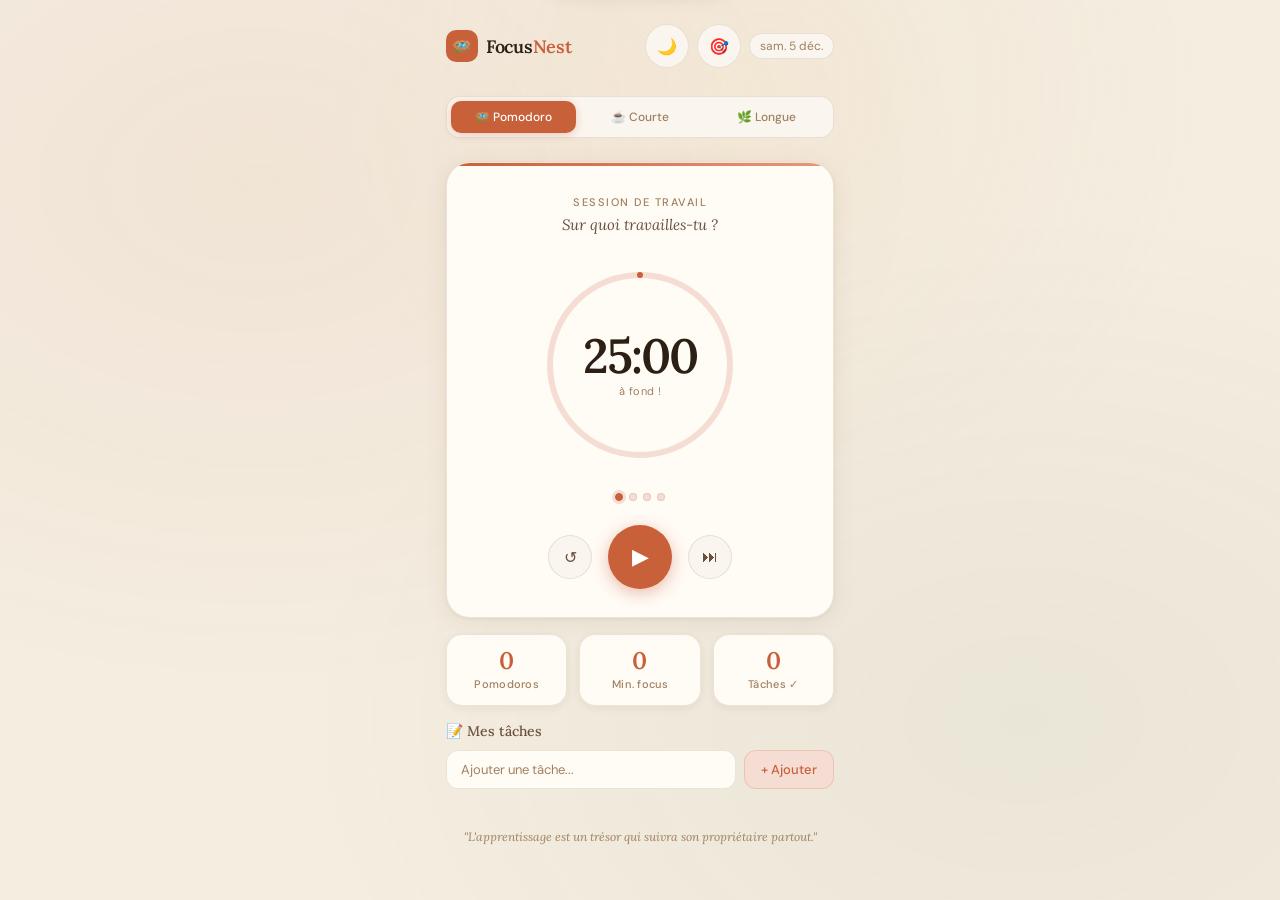
<file: index.html>
<!DOCTYPE html>
<html lang="fr">
<head>
<meta charset="UTF-8">
<meta name="viewport" content="width=device-width, initial-scale=1.0">
<title>FocusNest — Pomodoro</title>
<link href="https://fonts.googleapis.com/css2?family=Lora:ital,wght@0,400;0,500;0,600;1,400&family=DM+Sans:wght@300;400;500&display=swap" rel="stylesheet">
<style>
  *, *::before, *::after { box-sizing: border-box; margin: 0; padding: 0; }

  :root {
    --cream: #FAF6EF;
    --warm-bg: #F4EDE0;
    --card: #FFFBF5;
    --accent: #C8603A;
    --accent-soft: #E8987A;
    --accent-muted: #F5DDD4;
    --green: #5A7A5A;
    --green-soft: #C8D9C8;
    --text: #2C1F14;
    --text-mid: #6B5040;
    --text-soft: #A08060;
    --border: rgba(100,60,20,0.12);
    --shadow: rgba(100,60,20,0.08);
  }

  body {
    font-family: 'DM Sans', sans-serif;
    background: var(--warm-bg);
    color: var(--text);
    min-height: 100vh;
    padding: 0;
    overflow-x: hidden;
  }

  body::before {
    content: '';
    position: fixed;
    inset: 0;
    background:
      radial-gradient(ellipse at 20% 20%, rgba(200,96,58,0.06) 0%, transparent 50%),
      radial-gradient(ellipse at 80% 80%, rgba(90,122,90,0.06) 0%, transparent 50%),
      radial-gradient(ellipse at 60% 10%, rgba(240,200,150,0.1) 0%, transparent 40%);
    pointer-events: none;
    z-index: 0;
  }

  .app {
    position: relative;
    z-index: 1;
    max-width: 420px;
    margin: 0 auto;
    padding: 24px 16px 40px;
  }

  .header {
    display: flex;
    align-items: center;
    justify-content: space-between;
    margin-bottom: 28px;
  }

  .logo {
    display: flex;
    align-items: center;
    gap: 8px;
  }

  .logo-icon {
    width: 32px;
    height: 32px;
    background: var(--accent);
    border-radius: 10px;
    display: flex;
    align-items: center;
    justify-content: center;
    font-size: 16px;
  }

  .logo-text {
    font-family: 'Lora', serif;
    font-size: 18px;
    font-weight: 600;
    color: var(--text);
    letter-spacing: -0.3px;
  }

  .logo-text span {
    color: var(--accent);
  }

  .date-badge {
    font-size: 12px;
    color: var(--text-soft);
    background: var(--cream);
    padding: 4px 10px;
    border-radius: 20px;
    border: 1px solid var(--border);
  }

  .mode-tabs {
    display: flex;
    background: var(--cream);
    border-radius: 14px;
    padding: 4px;
    gap: 2px;
    margin-bottom: 24px;
    border: 1px solid var(--border);
  }

  .mode-tab {
    flex: 1;
    padding: 8px 6px;
    border: none;
    background: transparent;
    border-radius: 10px;
    font-family: 'DM Sans', sans-serif;
    font-size: 12px;
    font-weight: 500;
    color: var(--text-soft);
    cursor: pointer;
    transition: all 0.2s;
    text-align: center;
  }

  .mode-tab.active {
    background: var(--accent);
    color: white;
    box-shadow: 0 2px 8px rgba(200,96,58,0.3);
  }

  .timer-card {
    background: var(--card);
    border-radius: 24px;
    padding: 32px 24px 28px;
    border: 1px solid var(--border);
    box-shadow: 0 4px 24px var(--shadow), 0 1px 4px var(--shadow);
    margin-bottom: 16px;
    text-align: center;
    position: relative;
    overflow: hidden;
  }

  .timer-card::before {
    content: '';
    position: absolute;
    top: 0; left: 0; right: 0;
    height: 3px;
    background: linear-gradient(90deg, var(--accent), var(--accent-soft));
    border-radius: 24px 24px 0 0;
    transition: background 0.5s;
  }

  .timer-card.break-mode::before {
    background: linear-gradient(90deg, var(--green), #8FAC8F);
  }

  .session-label {
    font-size: 11px;
    font-weight: 500;
    letter-spacing: 1.5px;
    text-transform: uppercase;
    color: var(--text-soft);
    margin-bottom: 6px;
  }

  .task-display {
    font-family: 'Lora', serif;
    font-size: 15px;
    color: var(--text-mid);
    margin-bottom: 28px;
    font-style: italic;
    min-height: 22px;
  }

  .circle-container {
    position: relative;
    width: 200px;
    height: 200px;
    margin: 0 auto 28px;
  }

  .circle-svg {
    width: 200px;
    height: 200px;
    transform: rotate(-90deg);
  }

  .circle-bg {
    fill: none;
    stroke: var(--accent-muted);
    stroke-width: 6;
    transition: stroke 0.5s;
  }

  .circle-progress {
    fill: none;
    stroke: var(--accent);
    stroke-width: 6;
    stroke-linecap: round;
    stroke-dasharray: 565.49;
    stroke-dashoffset: 0;
    transition: stroke-dashoffset 1s linear, stroke 0.5s;
  }

  .break-mode .circle-bg { stroke: var(--green-soft); }
  .break-mode .circle-progress { stroke: var(--green); }

  .timer-text {
    position: absolute;
    top: 50%;
    left: 50%;
    transform: translate(-50%, -50%);
    text-align: center;
  }

  .timer-digits {
    font-family: 'Lora', serif;
    font-size: 48px;
    font-weight: 600;
    color: var(--text);
    line-height: 1;
    letter-spacing: -2px;
  }

  .timer-sub {
    font-size: 11px;
    color: var(--text-soft);
    margin-top: 4px;
    letter-spacing: 0.5px;
  }

  .controls {
    display: flex;
    align-items: center;
    justify-content: center;
    gap: 16px;
  }

  .btn-secondary {
    width: 44px;
    height: 44px;
    border-radius: 50%;
    border: 1.5px solid var(--border);
    background: var(--cream);
    cursor: pointer;
    display: flex;
    align-items: center;
    justify-content: center;
    font-size: 16px;
    color: var(--text-mid);
    transition: all 0.2s;
  }

  .btn-secondary:hover {
    border-color: var(--accent);
    color: var(--accent);
  }

  .btn-play {
    width: 64px;
    height: 64px;
    border-radius: 50%;
    border: none;
    background: var(--accent);
    color: white;
    cursor: pointer;
    display: flex;
    align-items: center;
    justify-content: center;
    font-size: 22px;
    transition: all 0.2s;
    box-shadow: 0 4px 16px rgba(200,96,58,0.4);
  }

  .btn-play:hover { transform: scale(1.05); }
  .btn-play:active { transform: scale(0.97); }

  .break-mode .btn-play {
    background: var(--green);
    box-shadow: 0 4px 16px rgba(90,122,90,0.4);
  }

  .stats-row {
    display: flex;
    gap: 12px;
    margin-bottom: 16px;
  }

  .stat-card {
    flex: 1;
    background: var(--card);
    border: 1px solid var(--border);
    border-radius: 16px;
    padding: 14px 12px;
    text-align: center;
    box-shadow: 0 2px 8px var(--shadow);
  }

  .stat-num {
    font-family: 'Lora', serif;
    font-size: 24px;
    font-weight: 600;
    color: var(--accent);
    line-height: 1;
    margin-bottom: 4px;
  }

  .stat-label {
    font-size: 11px;
    color: var(--text-soft);
    font-weight: 500;
    letter-spacing: 0.3px;
  }

  .section-title {
    font-family: 'Lora', serif;
    font-size: 14px;
    font-weight: 500;
    color: var(--text-mid);
    margin-bottom: 10px;
    display: flex;
    align-items: center;
    gap: 6px;
  }

  .task-input-row {
    display: flex;
    gap: 8px;
    margin-bottom: 10px;
  }

  .task-input {
    flex: 1;
    padding: 10px 14px;
    border-radius: 12px;
    border: 1.5px solid var(--border);
    background: var(--card);
    font-family: 'DM Sans', sans-serif;
    font-size: 13px;
    color: var(--text);
    outline: none;
    transition: border-color 0.2s;
  }

  .task-input:focus {
    border-color: var(--accent-soft);
  }

  .task-input::placeholder { color: var(--text-soft); }

  .btn-add {
    padding: 10px 16px;
    background: var(--accent-muted);
    color: var(--accent);
    border: 1.5px solid rgba(200,96,58,0.2);
    border-radius: 12px;
    font-family: 'DM Sans', sans-serif;
    font-size: 13px;
    font-weight: 500;
    cursor: pointer;
    transition: all 0.2s;
    white-space: nowrap;
  }

  .btn-add:hover { background: var(--accent); color: white; }

  .task-list {
    display: flex;
    flex-direction: column;
    gap: 8px;
  }

  .task-item {
    display: flex;
    align-items: center;
    gap: 10px;
    padding: 10px 14px;
    background: var(--card);
    border: 1px solid var(--border);
    border-radius: 12px;
    cursor: pointer;
    transition: all 0.2s;
    box-shadow: 0 1px 4px var(--shadow);
  }

  .task-item:hover { border-color: var(--accent-soft); }
  .task-item.active-task { border-color: var(--accent); background: var(--accent-muted); }
  .task-item.done { opacity: 0.5; }

  .task-check {
    width: 18px;
    height: 18px;
    border-radius: 50%;
    border: 1.5px solid var(--accent-soft);
    flex-shrink: 0;
    display: flex;
    align-items: center;
    justify-content: center;
    font-size: 10px;
    color: white;
    transition: all 0.2s;
    background: transparent;
  }

  .task-item.done .task-check {
    background: var(--green);
    border-color: var(--green);
  }

  .task-name {
    flex: 1;
    font-size: 13px;
    color: var(--text);
    transition: all 0.2s;
  }

  .task-item.done .task-name {
    text-decoration: line-through;
    color: var(--text-soft);
  }

  .task-pomos {
    font-size: 11px;
    color: var(--text-soft);
    background: var(--warm-bg);
    padding: 2px 8px;
    border-radius: 20px;
  }

  .session-dots {
    display: flex;
    gap: 6px;
    justify-content: center;
    margin-bottom: 24px;
  }

  .dot {
    width: 8px;
    height: 8px;
    border-radius: 50%;
    background: var(--accent-muted);
    border: 1.5px solid var(--border);
    transition: all 0.3s;
  }

  .dot.done { background: var(--accent); border-color: var(--accent); }
  .dot.current { background: var(--accent); border-color: var(--accent); box-shadow: 0 0 0 3px var(--accent-muted); }

  .toast {
    position: fixed;
    top: 20px;
    left: 50%;
    transform: translateX(-50%) translateY(-80px);
    background: var(--text);
    color: var(--cream);
    padding: 12px 20px;
    border-radius: 16px;
    font-size: 13px;
    font-weight: 500;
    transition: transform 0.3s ease;
    z-index: 1000;
    white-space: nowrap;
    box-shadow: 0 8px 24px rgba(0,0,0,0.2);
  }

  .toast.show { transform: translateX(-50%) translateY(0); }

  .footer-quote {
    text-align: center;
    margin-top: 28px;
    font-family: 'Lora', serif;
    font-size: 12px;
    font-style: italic;
    color: var(--text-soft);
    line-height: 1.6;
  }
  /* ===== DARK MODE ===== */
body.dark {
  --cream: #1E1E1E;
  --warm-bg: #121212;
  --card: #1F1F1F;

  --accent: #E07A5F;
  --accent-soft: #F2A68A;
  --accent-muted: #3A2A25;

  --green: #7FB77E;
  --green-soft: #2E4030;

  --text: #F5F5F5;
  --text-mid: #CFCFCF;
  --text-soft: #9E9E9E;

  --border: rgba(255,255,255,0.08);
  --shadow: rgba(0,0,0,0.6);
}
body.dark::before {
  background:
    radial-gradient(ellipse at 20% 20%, rgba(200,96,58,0.12) 0%, transparent 50%),
    radial-gradient(ellipse at 80% 80%, rgba(90,122,90,0.12) 0%, transparent 50%),
    radial-gradient(ellipse at 60% 10%, rgba(255,255,255,0.05) 0%, transparent 40%);
}
/* ===== TOP PROGRESS BAR ===== */
.top-progress {
  position: fixed;
  top: 0;
  left: 0;
  width: 100%;
  height: 4px;
  background: rgba(0,0,0,0.05);
  z-index: 999;
}

.top-progress-bar {
  height: 100%;
  width: 0%;
  background: linear-gradient(90deg, var(--accent), var(--accent-soft));
  transition: width 1s linear;
}

/* ===== FOCUS MODE ===== */
body.focus .header,
body.focus .stats-row,
body.focus .section-title,
body.focus .task-input-row,
body.focus .task-list,
body.focus .footer-quote {
  display: none;
}

body.focus .timer-card {
  margin-top: 80px;
}

/* ===== FIN SESSION ANIMATION ===== */
.timer-card.finished {
  animation: pop 0.6s ease;
}

@keyframes pop {
  0% { transform: scale(1); }
  40% { transform: scale(1.08); }
  100% { transform: scale(1); }
}
body.focus-mode {
  background: black;
}

body.focus-mode .timer-card {
  transform: scale(1.05);
}

/* ===== TRANSITIONS SMOOTH ===== */
* {
  transition: background 0.3s, color 0.3s, border 0.3s;
}
</style>
</head>
<body>

<div class="toast" id="toast">🪺 Session terminée !</div>

<div class="app">

  <div class="header">
  <div class="logo">
    <div class="logo-icon">🪺</div>
    <div class="logo-text">Focus<span>Nest</span></div>
  </div>

  <div style="display:flex; align-items:center; gap:8px;">
   <button class="btn-secondary" onclick="toggleTheme()" title="Mode sombre" id="themeBtn">
  🌙
  <button class="btn-secondary" id="focusBtn" onclick="toggleFocusMode()">🎯</button>
</button>
    <div class="date-badge" id="dateBadge"></div>
  </div>
</div>
  <div class="mode-tabs">
    <button class="mode-tab active" onclick="setMode('pomodoro')">🪺 Pomodoro</button>
    <button class="mode-tab" onclick="setMode('short')">☕ Courte</button>
    <button class="mode-tab" onclick="setMode('long')">🌿 Longue</button>
  </div>

  <div class="timer-card" id="timerCard">
    <div class="session-label" id="sessionLabel">Session de travail</div>
    <div class="task-display" id="taskDisplay">Sur quoi travailles-tu ?</div>

    <div class="circle-container">
      <svg class="circle-svg" viewBox="0 0 200 200">
        <circle class="circle-bg" cx="100" cy="100" r="90" />
        <circle class="circle-progress" id="circleProgress" cx="100" cy="100" r="90" />
      </svg>
      <div class="timer-text">
        <div class="timer-digits" id="timerDisplay">25:00</div>
        <div class="timer-sub" id="timerSub">à fond !</div>
      </div>
    </div>

    <div class="session-dots" id="sessionDots"></div>

    <div class="controls">
      <button class="btn-secondary" onclick="resetTimer()" title="Réinitialiser">↺</button>
      <button class="btn-play" id="playBtn" onclick="toggleTimer()">▶</button>
      <button class="btn-secondary" onclick="skipSession()" title="Passer">⏭</button>
    </div>
  </div>

  <div class="stats-row">
    <div class="stat-card">
      <div class="stat-num" id="statPomos">0</div>
      <div class="stat-label">Pomodoros</div>
    </div>
    <div class="stat-card">
      <div class="stat-num" id="statMinutes">0</div>
      <div class="stat-label">Min. focus</div>
    </div>
    <div class="stat-card">
      <div class="stat-num" id="statTasks">0</div>
      <div class="stat-label">Tâches ✓</div>
    </div>
  </div>

  <div class="section-title">📝 Mes tâches</div>
  <div class="task-input-row">
    <input class="task-input" id="taskInput" placeholder="Ajouter une tâche..." type="text" onkeydown="if(event.key==='Enter')addTask()">
    <button class="btn-add" onclick="addTask()">+ Ajouter</button>
  </div>
  <div class="task-list" id="taskList"></div>

  <div class="footer-quote" id="quoteEl"></div>

</div>

<script>
const MODES = {
  pomodoro: { work: 25*60, label: 'Session de travail', sub: 'à fond !' },
  short: { work: 5*60, label: 'Petite pause', sub: 'respire...' },
  long: { work: 15*60, label: 'Grande pause', sub: 'recharge-toi' },
};

const QUOTES = [
  "L'apprentissage est un trésor qui suivra son propriétaire partout.",
  "Concentre-toi sur l'effort, pas sur le résultat.",
  "Chaque session est un pas vers ta réussite.",
  "Le secret du succès, c'est la constance."
];

// ===== VARIABLES =====
let currentMode = 'pomodoro';
let totalSeconds = 25 * 60;
let remaining = 25 * 60;
let running = false;
let interval = null;
let isBreak = false;

let completedPomos = 0;
let minutesFocused = 0;
let tasks = [];
let activeTaskIdx = null;
let sessionInSession = 0;

let focusMode = false; // ✅ FIX
let todayKey = new Date().toISOString().slice(0,10);

const CIRCUMFERENCE = 2 * Math.PI * 90;

// ===== LOCAL STORAGE =====
function saveData() {
  localStorage.setItem("focusnest-data", JSON.stringify({
    tasks,
    completedPomos,
    minutesFocused,
    todayKey
  }));
}

function loadData() {
  const data = JSON.parse(localStorage.getItem("focusnest-data"));
  if (!data) return;

  const today = new Date().toISOString().slice(0,10);

  if (data.todayKey !== today) {
    completedPomos = 0;
    minutesFocused = 0;
  } else {
    completedPomos = data.completedPomos || 0;
    minutesFocused = data.minutesFocused || 0;
  }

  tasks = data.tasks || [];
}

// ===== THEME =====
function toggleTheme() {
  document.body.classList.toggle("dark");

  const isDark = document.body.classList.contains("dark");
  localStorage.setItem("theme", isDark ? "dark" : "light");

  document.getElementById("themeBtn").textContent = isDark ? "☀️" : "🌙";
}

// ===== FOCUS MODE (FIX COMPLET) =====
function toggleFocusMode() {
  focusMode = !focusMode;

  document.body.classList.toggle("focus-mode", focusMode);

  // ❌ on NE cache PLUS le header
  // document.querySelector(".header").style.display = ...

  // ✅ on cache seulement les blocs
  document.querySelector(".stats-row").style.display = focusMode ? "none" : "flex";
  document.querySelector(".section-title").style.display = focusMode ? "none" : "block";
  document.querySelector(".task-input-row").style.display = focusMode ? "none" : "flex";
  document.querySelector(".task-list").style.display = focusMode ? "none" : "flex";
  document.querySelector(".footer-quote").style.display = focusMode ? "none" : "block";

  // bouton change
  const btn = document.getElementById("focusBtn");
  if (btn) btn.textContent = focusMode ? "❌" : "🎯";

  localStorage.setItem("focusMode", focusMode);
}
// ===== INIT =====
function init() {
  loadData();

  // theme
  const savedTheme = localStorage.getItem("theme");
  if (savedTheme === "dark") {
    document.body.classList.add("dark");
    const btn = document.getElementById("themeBtn");
    if (btn) btn.textContent = "☀️";
  }

  // focus mode restore
  const savedFocus = localStorage.getItem("focusMode") === "true";
  if (savedFocus) toggleFocusMode();

  document.getElementById('dateBadge').textContent =
    new Date().toLocaleDateString('fr-FR', { weekday: 'short', day: 'numeric', month: 'short' });

  renderSessionDots();
  setQuote();
  renderTasks();
  updateDisplay();
}

// ===== QUOTE =====
function setQuote() {
  const q = QUOTES[Math.floor(Math.random() * QUOTES.length)];
  document.getElementById('quoteEl').textContent = `"${q}"`;
}

// ===== MODE =====
function setMode(mode) {
  currentMode = mode;

  document.querySelectorAll('.mode-tab')
    .forEach((t, i) =>
      t.classList.toggle('active', ['pomodoro','short','long'][i] === mode)
    );

  isBreak = (mode !== 'pomodoro');
  document.getElementById('timerCard').classList.toggle('break-mode', isBreak);

  totalSeconds = MODES[mode].work;
  remaining = totalSeconds;

  running = false;
  clearInterval(interval);

  document.getElementById('playBtn').textContent = '▶';
  document.getElementById('sessionLabel').textContent = MODES[mode].label;
  document.getElementById('timerSub').textContent = MODES[mode].sub;

  updateDisplay();
}

// ===== TIMER =====
function toggleTimer() {
  if (running) {
    running = false;
    clearInterval(interval);
    document.getElementById('playBtn').textContent = '▶';
  } else {
    running = true;
    document.getElementById('playBtn').textContent = '⏸';
    interval = setInterval(tick, 1000);
  }
}

function tick() {
  if (remaining <= 0) {
    clearInterval(interval);
    running = false;
    document.getElementById('playBtn').textContent = '▶';
    onSessionEnd();
    return;
  }

  remaining--;

  if (!isBreak && remaining % 60 === 0) {
    minutesFocused++;
  }

  updateDisplay();
  saveData();
}

// ===== FIN SESSION =====
function onSessionEnd() {

  const card = document.getElementById('timerCard');
  card.classList.add('finished');
  setTimeout(() => card.classList.remove('finished'), 600);

  if (!isBreak) {
    completedPomos++;
    sessionInSession++;

    if (activeTaskIdx !== null) {
      tasks[activeTaskIdx].pomos++;
    }

    showToast('🍅 Bravo ! Pause !');

    if (sessionInSession >= 4) {
      sessionInSession = 0;
      setMode('long');
    } else {
      setMode('short');
    }

  } else {
    showToast('💪 Reprise !');
    setMode('pomodoro');
  }

  renderTasks();
  renderSessionDots();
  updateDisplay();
  saveData();
}

// ===== UI =====
function updateDisplay() {
  const m = Math.floor(remaining / 60).toString().padStart(2, '0');
  const s = (remaining % 60).toString().padStart(2, '0');
  document.getElementById('timerDisplay').textContent = `${m}:${s}`;

  const progress = 1 - (remaining / totalSeconds);
  const offset = CIRCUMFERENCE * (1 - progress);
  document.getElementById('circleProgress').style.strokeDashoffset = offset;

  const bar = document.getElementById('topProgressBar');
  if (bar) bar.style.width = (progress * 100) + "%";

  document.getElementById('statPomos').textContent = completedPomos;
  document.getElementById('statMinutes').textContent = minutesFocused;
}

// ===== RESET =====
function resetTimer() {
  clearInterval(interval);
  running = false;
  remaining = totalSeconds;
  document.getElementById('playBtn').textContent = '▶';
  updateDisplay();
}

function skipSession() {
  clearInterval(interval);
  running = false;
  onSessionEnd();
}

// ===== DOTS =====
function renderSessionDots() {
  const dots = document.getElementById('sessionDots');
  dots.innerHTML = '';

  for (let i = 0; i < 4; i++) {
    const d = document.createElement('div');
    d.className =
      'dot' +
      (i < completedPomos % 4 ? ' done' : '') +
      (i === completedPomos % 4 && !isBreak ? ' current' : '');
    dots.appendChild(d);
  }
}

// ===== TASKS =====
function addTask() {
  const input = document.getElementById('taskInput');
  const val = input.value.trim();
  if (!val) return;

  tasks.push({ name: val, done: false, pomos: 0 });
  input.value = '';

  renderTasks();
  saveData();
}

function renderTasks() {
  const list = document.getElementById('taskList');
  list.innerHTML = '';

  tasks.forEach((t, i) => {
    const el = document.createElement('div');
    el.className =
      'task-item' +
      (t.done ? ' done' : '') +
      (i === activeTaskIdx ? ' active-task' : '');

    el.innerHTML = `
      <div class="task-check" onclick="toggleTask(event,${i})">${t.done ? '✓' : ''}</div>
      <div class="task-name">${t.name}</div>
      ${t.pomos > 0 ? `<div class="task-pomos">🍅 ${t.pomos}</div>` : ''}
    `;

    el.onclick = () => selectTask(i);
    list.appendChild(el);
  });

  document.getElementById('statTasks').textContent =
    tasks.filter(t => t.done).length;
}

function selectTask(i) {
  activeTaskIdx = activeTaskIdx === i ? null : i;

  document.getElementById('taskDisplay').textContent =
    activeTaskIdx !== null ? tasks[i].name : 'Sur quoi travailles-tu ?';

  renderTasks();
}

function toggleTask(e, i) {
  e.stopPropagation();
  tasks[i].done = !tasks[i].done;
  renderTasks();
  saveData();
}

// ===== TOAST =====
function showToast(msg) {
  const t = document.getElementById('toast');
  t.textContent = msg;
  t.classList.add('show');
  setTimeout(() => t.classList.remove('show'), 3000);
}

init();
</script>
</body>
</html>
</file>
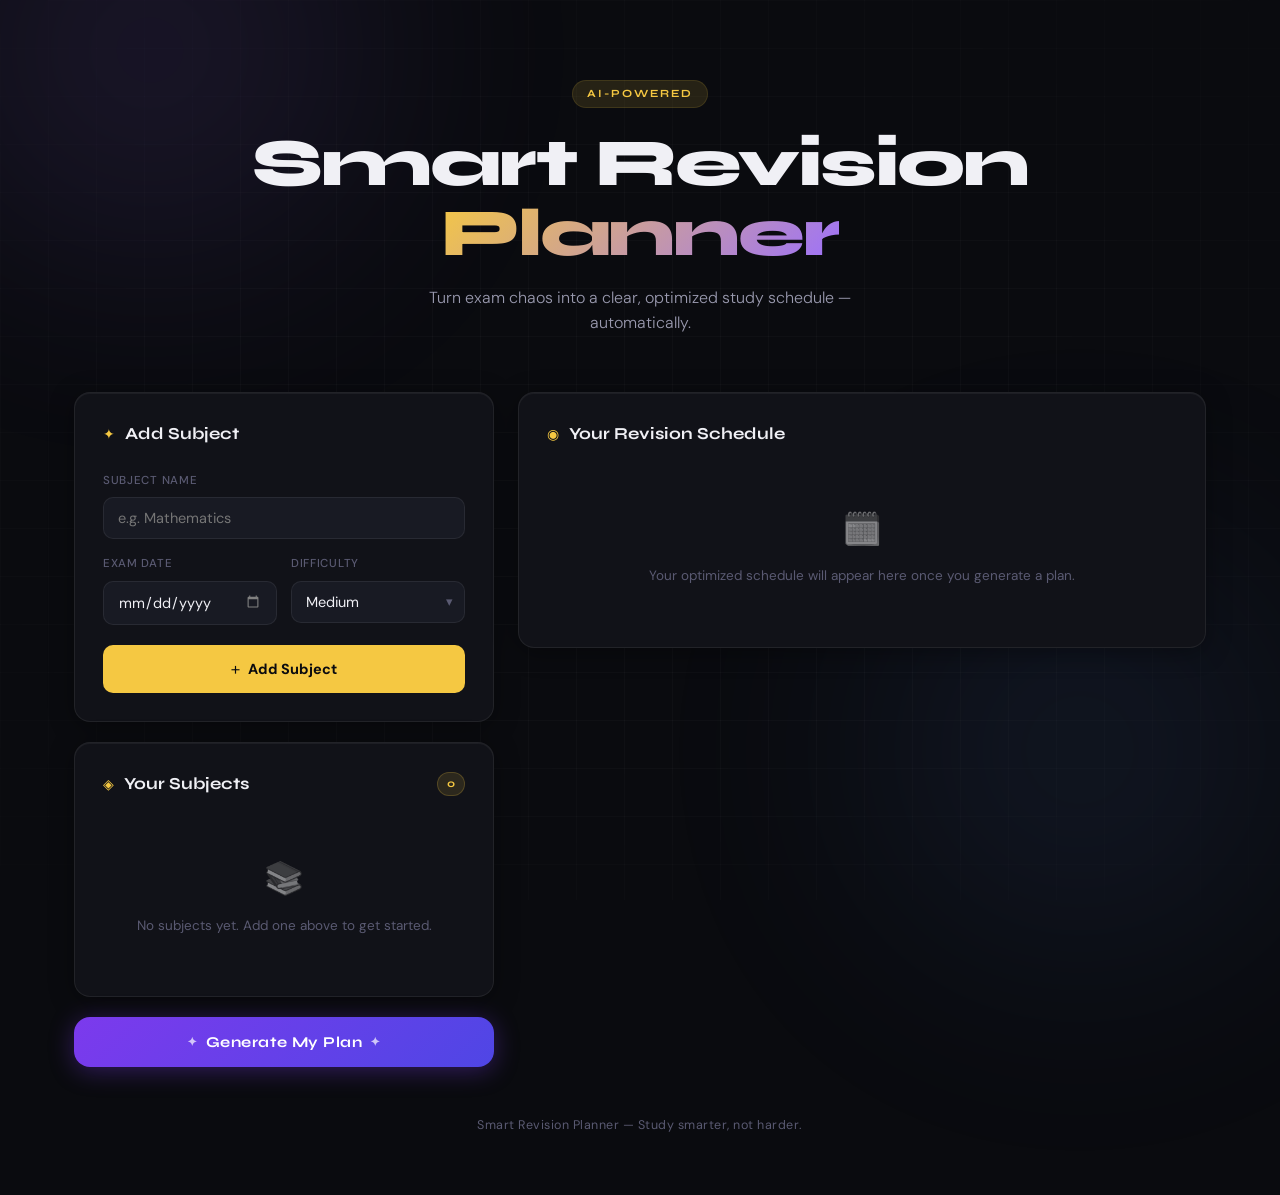
<file: Smart Revision Planner/index.html>
<!DOCTYPE html>
<html lang="en">
<head>
  <meta charset="UTF-8" />
  <meta name="viewport" content="width=device-width, initial-scale=1.0" />
  <title>Smart Revision Planner</title>
  <link rel="stylesheet" href="style.css" />
  <link href="https://fonts.googleapis.com/css2?family=Syne:wght@400;600;700;800&family=DM+Sans:ital,wght@0,300;0,400;0,500;1,300&display=swap" rel="stylesheet" />
</head>
<body>

  <!-- Background noise + grid -->
  <div class="bg-grid"></div>
  <div class="bg-glow glow-1"></div>
  <div class="bg-glow glow-2"></div>

  <div class="app-wrapper">

    <!-- HEADER -->
    <header class="header">
      <div class="header-badge">AI-Powered</div>
      <h1 class="header-title">Smart Revision<br /><span>Planner</span></h1>
      <p class="header-sub">Turn exam chaos into a clear, optimized study schedule — automatically.</p>
    </header>

    <!-- MAIN GRID -->
    <main class="main-grid">

      <!-- LEFT COLUMN -->
      <div class="left-col">

        <!-- ADD SUBJECT CARD -->
        <section class="card" id="add-subject-card">
          <div class="card-header">
            <span class="card-icon">✦</span>
            <h2>Add Subject</h2>
          </div>

          <div class="form-group">
            <label for="subject-name">Subject Name</label>
            <input type="text" id="subject-name" placeholder="e.g. Mathematics" autocomplete="off" />
          </div>

          <div class="form-row">
            <div class="form-group">
              <label for="exam-date">Exam Date</label>
              <input type="date" id="exam-date" />
            </div>
            <div class="form-group">
              <label for="difficulty">Difficulty</label>
              <div class="custom-select-wrapper">
                <select id="difficulty">
                  <option value="easy">Easy</option>
                  <option value="medium" selected>Medium</option>
                  <option value="hard">Hard</option>
                </select>
                <span class="select-arrow">▾</span>
              </div>
            </div>
          </div>

          <button class="btn btn-primary" id="add-subject-btn">
            <span class="btn-icon">+</span> Add Subject
          </button>
        </section>

        <!-- SUBJECTS LIST CARD -->
        <section class="card" id="subjects-card">
          <div class="card-header">
            <span class="card-icon">◈</span>
            <h2>Your Subjects</h2>
            <span class="subject-count" id="subject-count">0</span>
          </div>
          <div id="subjects-list" class="subjects-list">
            <div class="empty-state" id="empty-subjects">
              <div class="empty-icon">📚</div>
              <p>No subjects yet. Add one above to get started.</p>
            </div>
          </div>
        </section>

        <!-- GENERATE BUTTON -->
        <button class="btn btn-generate" id="generate-btn">
          <span class="btn-sparkle">✦</span>
          Generate My Plan
          <span class="btn-sparkle">✦</span>
        </button>

      </div>

      <!-- RIGHT COLUMN -->
      <div class="right-col">

        <!-- SCHEDULE CARD -->
        <section class="card" id="schedule-card">
          <div class="card-header">
            <span class="card-icon">◉</span>
            <h2>Your Revision Schedule</h2>
            <button class="btn btn-sm" id="regenerate-btn" style="display:none">↺ Regenerate</button>
          </div>

          <div id="schedule-empty" class="empty-state">
            <div class="empty-icon">🗓️</div>
            <p>Your optimized schedule will appear here once you generate a plan.</p>
          </div>

          <div id="schedule-output" class="schedule-output"></div>

          <!-- STATS BAR -->
          <div id="stats-bar" class="stats-bar" style="display:none">
            <div class="stat">
              <span class="stat-num" id="stat-days">0</span>
              <span class="stat-label">Study Days</span>
            </div>
            <div class="stat-divider"></div>
            <div class="stat">
              <span class="stat-num" id="stat-rest">0</span>
              <span class="stat-label">Rest Days</span>
            </div>
            <div class="stat-divider"></div>
            <div class="stat">
              <span class="stat-num" id="stat-hours">0h</span>
              <span class="stat-label">Total Hours</span>
            </div>
          </div>
        </section>

      </div>
    </main>

    <footer class="footer">
      Smart Revision Planner &mdash; Study smarter, not harder.
    </footer>
  </div>

  <!-- EDIT MODAL -->
  <div id="edit-modal" class="modal-overlay" style="display:none">
    <div class="modal-card">
      <div class="modal-header">
        <h3>Edit Subject</h3>
        <button class="modal-close" id="modal-close">✕</button>
      </div>
      <div class="form-group">
        <label for="edit-name">Subject Name</label>
        <input type="text" id="edit-name" />
      </div>
      <div class="form-row">
        <div class="form-group">
          <label for="edit-date">Exam Date</label>
          <input type="date" id="edit-date" />
        </div>
        <div class="form-group">
          <label for="edit-difficulty">Difficulty</label>
          <div class="custom-select-wrapper">
            <select id="edit-difficulty">
              <option value="easy">Easy</option>
              <option value="medium">Medium</option>
              <option value="hard">Hard</option>
            </select>
            <span class="select-arrow">▾</span>
          </div>
        </div>
      </div>
      <div class="modal-actions">
        <button class="btn btn-ghost" id="modal-cancel">Cancel</button>
        <button class="btn btn-primary" id="modal-save">Save Changes</button>
      </div>
    </div>
  </div>

  <!-- TOAST -->
  <div id="toast" class="toast"></div>

  <script src="script.js"></script>
</body>
</html>
</file>
<file: Smart Revision Planner/style.css>
/* ──────────────────────────────────────────
   SMART REVISION PLANNER — style.css
   Aesthetic: Dark Cosmic / Editorial Precision
   Fonts: Syne (display) + DM Sans (body)
────────────────────────────────────────── */

/* ── VARIABLES ─────────────────────────── */
:root {
  --bg:         #0a0b0f;
  --surface:    #111218;
  --surface-2:  #181a23;
  --border:     rgba(255,255,255,0.07);
  --border-hl:  rgba(255,255,255,0.13);

  --amber:      #f5c842;
  --amber-dim:  rgba(245,200,66,0.12);
  --amber-glow: rgba(245,200,66,0.25);

  --blue:       #5b8dee;
  --blue-dim:   rgba(91,141,238,0.12);

  --purple:     #9b6fff;
  --purple-dim: rgba(155,111,255,0.12);

  --text-1:     #f0f0f5;
  --text-2:     #9a9aaf;
  --text-3:     #5a5a72;

  --easy:       #4ade80;
  --easy-dim:   rgba(74,222,128,0.12);
  --medium:     #facc15;
  --medium-dim: rgba(250,204,21,0.12);
  --hard:       #f87171;
  --hard-dim:   rgba(248,113,113,0.12);

  --radius:     16px;
  --radius-sm:  10px;
  --radius-xs:  6px;

  --shadow:     0 8px 32px rgba(0,0,0,0.45);
  --shadow-card:0 4px 24px rgba(0,0,0,0.35), inset 0 1px 0 rgba(255,255,255,0.05);

  --transition: 0.22s cubic-bezier(0.4, 0, 0.2, 1);
}

/* ── RESET ──────────────────────────────── */
*, *::before, *::after { box-sizing: border-box; margin: 0; padding: 0; }
html { scroll-behavior: smooth; }

body {
  font-family: 'DM Sans', sans-serif;
  background: var(--bg);
  color: var(--text-1);
  min-height: 100vh;
  overflow-x: hidden;
  font-size: 15px;
  line-height: 1.6;
}

/* ── BACKGROUND ─────────────────────────── */
.bg-grid {
  position: fixed; inset: 0; z-index: 0; pointer-events: none;
  background-image:
    linear-gradient(rgba(255,255,255,0.025) 1px, transparent 1px),
    linear-gradient(90deg, rgba(255,255,255,0.025) 1px, transparent 1px);
  background-size: 48px 48px;
  mask-image: radial-gradient(ellipse 80% 80% at 50% 50%, black 40%, transparent 100%);
}
.bg-glow {
  position: fixed; z-index: 0; pointer-events: none;
  border-radius: 50%; filter: blur(120px); opacity: 0.35;
}
.glow-1 {
  width: 700px; height: 500px;
  top: -200px; left: -200px;
  background: radial-gradient(circle, var(--purple) 0%, transparent 70%);
  opacity: 0.18;
}
.glow-2 {
  width: 600px; height: 600px;
  bottom: -150px; right: -100px;
  background: radial-gradient(circle, var(--blue) 0%, transparent 70%);
  opacity: 0.14;
}

/* ── APP WRAPPER ────────────────────────── */
.app-wrapper {
  position: relative; z-index: 1;
  max-width: 1180px;
  margin: 0 auto;
  padding: 40px 24px 60px;
}

/* ── HEADER ─────────────────────────────── */
.header {
  text-align: center;
  padding: 40px 0 56px;
}
.header-badge {
  display: inline-block;
  font-family: 'Syne', sans-serif;
  font-size: 11px;
  font-weight: 700;
  letter-spacing: 0.18em;
  text-transform: uppercase;
  color: var(--amber);
  border: 1px solid var(--amber-dim);
  background: var(--amber-dim);
  padding: 4px 14px;
  border-radius: 100px;
  margin-bottom: 20px;
}
.header-title {
  font-family: 'Syne', sans-serif;
  font-size: clamp(2.4rem, 6vw, 4.2rem);
  font-weight: 800;
  line-height: 1.05;
  color: var(--text-1);
  letter-spacing: -0.03em;
  margin-bottom: 16px;
}
.header-title span {
  background: linear-gradient(135deg, var(--amber) 0%, var(--purple) 100%);
  -webkit-background-clip: text;
  -webkit-text-fill-color: transparent;
  background-clip: text;
}
.header-sub {
  color: var(--text-2);
  font-size: 1rem;
  font-weight: 300;
  max-width: 440px;
  margin: 0 auto;
}

/* ── MAIN GRID ──────────────────────────── */
.main-grid {
  display: grid;
  grid-template-columns: 420px 1fr;
  gap: 24px;
  align-items: start;
}
@media (max-width: 900px) {
  .main-grid { grid-template-columns: 1fr; }
}

/* ── CARDS ──────────────────────────────── */
.card {
  background: var(--surface);
  border: 1px solid var(--border);
  border-radius: var(--radius);
  padding: 28px;
  box-shadow: var(--shadow-card);
  margin-bottom: 20px;
  transition: border-color var(--transition);
}
.card:hover { border-color: var(--border-hl); }

.card-header {
  display: flex;
  align-items: center;
  gap: 10px;
  margin-bottom: 24px;
}
.card-header h2 {
  font-family: 'Syne', sans-serif;
  font-size: 1.05rem;
  font-weight: 700;
  color: var(--text-1);
  flex: 1;
}
.card-icon {
  color: var(--amber);
  font-size: 14px;
  line-height: 1;
}
.subject-count {
  background: var(--amber-dim);
  color: var(--amber);
  font-family: 'Syne', sans-serif;
  font-size: 11px;
  font-weight: 700;
  padding: 2px 9px;
  border-radius: 100px;
  border: 1px solid rgba(245,200,66,0.2);
}

/* ── FORM ───────────────────────────────── */
.form-group {
  display: flex;
  flex-direction: column;
  gap: 7px;
  margin-bottom: 16px;
}
.form-group label {
  font-size: 11.5px;
  font-weight: 500;
  letter-spacing: 0.06em;
  text-transform: uppercase;
  color: var(--text-3);
}
.form-group input,
.form-group select {
  width: 100%;
  background: var(--surface-2);
  border: 1px solid var(--border);
  border-radius: var(--radius-sm);
  padding: 11px 14px;
  color: var(--text-1);
  font-family: 'DM Sans', sans-serif;
  font-size: 14.5px;
  outline: none;
  transition: border-color var(--transition), box-shadow var(--transition);
  -webkit-appearance: none;
}
.form-group input:focus,
.form-group select:focus {
  border-color: rgba(245,200,66,0.45);
  box-shadow: 0 0 0 3px var(--amber-dim);
}
input[type="date"]::-webkit-calendar-picker-indicator {
  filter: invert(0.5);
  cursor: pointer;
}
.form-row {
  display: grid;
  grid-template-columns: 1fr 1fr;
  gap: 14px;
}
.custom-select-wrapper {
  position: relative;
}
.custom-select-wrapper select { padding-right: 36px; cursor: pointer; }
.select-arrow {
  position: absolute; right: 12px; top: 50%;
  transform: translateY(-50%);
  color: var(--text-3);
  pointer-events: none;
  font-size: 13px;
}

/* ── BUTTONS ────────────────────────────── */
.btn {
  display: inline-flex;
  align-items: center;
  justify-content: center;
  gap: 8px;
  border: none;
  border-radius: var(--radius-sm);
  cursor: pointer;
  font-family: 'DM Sans', sans-serif;
  font-weight: 500;
  font-size: 14px;
  transition: all var(--transition);
  white-space: nowrap;
}
.btn-primary {
  width: 100%;
  padding: 12px 20px;
  background: var(--amber);
  color: #0a0b0f;
  font-weight: 700;
  font-size: 14.5px;
  border-radius: var(--radius-sm);
  margin-top: 4px;
}
.btn-primary:hover {
  background: #f9d55a;
  transform: translateY(-1px);
  box-shadow: 0 6px 20px var(--amber-glow);
}
.btn-primary:active { transform: translateY(0); }

.btn-generate {
  width: 100%;
  padding: 16px 28px;
  background: linear-gradient(135deg, #7c3aed 0%, #4f46e5 100%);
  color: #fff;
  font-family: 'Syne', sans-serif;
  font-weight: 700;
  font-size: 15px;
  letter-spacing: 0.03em;
  border-radius: var(--radius);
  border: none;
  cursor: pointer;
  transition: all var(--transition);
  box-shadow: 0 4px 24px rgba(124,58,237,0.35);
  position: relative;
  overflow: hidden;
}
.btn-generate::after {
  content: '';
  position: absolute; inset: 0;
  background: linear-gradient(135deg, rgba(255,255,255,0.12), transparent);
  opacity: 0;
  transition: opacity var(--transition);
}
.btn-generate:hover {
  transform: translateY(-2px);
  box-shadow: 0 8px 32px rgba(124,58,237,0.5);
}
.btn-generate:hover::after { opacity: 1; }
.btn-generate:active { transform: translateY(0); }

.btn-sparkle { font-size: 12px; opacity: 0.7; }

.btn-sm {
  padding: 6px 12px;
  background: var(--surface-2);
  color: var(--text-2);
  border: 1px solid var(--border);
  font-size: 12.5px;
  border-radius: var(--radius-xs);
}
.btn-sm:hover { background: var(--border); color: var(--text-1); }

.btn-ghost {
  padding: 10px 18px;
  background: transparent;
  color: var(--text-2);
  border: 1px solid var(--border);
}
.btn-ghost:hover { background: var(--surface-2); color: var(--text-1); }
.btn-icon { font-size: 18px; font-weight: 300; }

/* ── SUBJECTS LIST ──────────────────────── */
.subjects-list { display: flex; flex-direction: column; gap: 10px; }
.subject-item {
  display: flex;
  align-items: center;
  gap: 12px;
  background: var(--surface-2);
  border: 1px solid var(--border);
  border-radius: var(--radius-sm);
  padding: 13px 16px;
  transition: all var(--transition);
  animation: slideIn 0.3s ease forwards;
}
.subject-item:hover { border-color: var(--border-hl); }

@keyframes slideIn {
  from { opacity: 0; transform: translateY(-8px); }
  to   { opacity: 1; transform: translateY(0); }
}

.subject-info { flex: 1; min-width: 0; }
.subject-name {
  font-weight: 600;
  font-size: 14px;
  color: var(--text-1);
  white-space: nowrap; overflow: hidden; text-overflow: ellipsis;
}
.subject-meta {
  font-size: 12px;
  color: var(--text-3);
  margin-top: 2px;
}
.difficulty-pill {
  font-size: 10.5px;
  font-weight: 700;
  letter-spacing: 0.08em;
  text-transform: uppercase;
  padding: 3px 10px;
  border-radius: 100px;
  flex-shrink: 0;
}
.pill-easy   { background: var(--easy-dim);   color: var(--easy);   border: 1px solid rgba(74,222,128,0.2); }
.pill-medium { background: var(--medium-dim); color: var(--medium); border: 1px solid rgba(250,204,21,0.2); }
.pill-hard   { background: var(--hard-dim);   color: var(--hard);   border: 1px solid rgba(248,113,113,0.2); }

.subject-actions { display: flex; gap: 6px; }
.icon-btn {
  background: none; border: 1px solid var(--border);
  border-radius: var(--radius-xs);
  color: var(--text-3);
  width: 30px; height: 30px;
  display: flex; align-items: center; justify-content: center;
  cursor: pointer; font-size: 13px;
  transition: all var(--transition);
}
.icon-btn:hover { border-color: var(--border-hl); color: var(--text-1); }
.icon-btn.delete:hover { border-color: var(--hard); color: var(--hard); background: var(--hard-dim); }
.icon-btn.edit:hover   { border-color: var(--amber); color: var(--amber); background: var(--amber-dim); }

/* ── EMPTY STATE ────────────────────────── */
.empty-state {
  display: flex;
  flex-direction: column;
  align-items: center;
  gap: 10px;
  padding: 32px 0;
  color: var(--text-3);
  text-align: center;
  font-size: 13.5px;
}
.empty-icon { font-size: 32px; filter: grayscale(1) opacity(0.5); }

/* ── STATS BAR ──────────────────────────── */
.stats-bar {
  display: flex;
  align-items: center;
  justify-content: center;
  gap: 0;
  background: var(--surface-2);
  border: 1px solid var(--border);
  border-radius: var(--radius-sm);
  padding: 16px 24px;
  margin-top: 24px;
}
.stat {
  display: flex;
  flex-direction: column;
  align-items: center;
  flex: 1;
}
.stat-num {
  font-family: 'Syne', sans-serif;
  font-size: 1.6rem;
  font-weight: 800;
  color: var(--amber);
  line-height: 1;
}
.stat-label {
  font-size: 11px;
  color: var(--text-3);
  text-transform: uppercase;
  letter-spacing: 0.07em;
  margin-top: 4px;
}
.stat-divider {
  width: 1px;
  height: 36px;
  background: var(--border);
  flex-shrink: 0;
}

/* ── SCHEDULE OUTPUT ────────────────────── */
.schedule-output {
  display: flex;
  flex-direction: column;
  gap: 8px;
}

/* Week label */
.week-label {
  font-family: 'Syne', sans-serif;
  font-size: 11px;
  font-weight: 700;
  letter-spacing: 0.14em;
  text-transform: uppercase;
  color: var(--text-3);
  padding: 18px 0 8px;
  border-top: 1px solid var(--border);
  margin-top: 8px;
}
.week-label:first-child { margin-top: 0; border-top: none; padding-top: 0; }

/* Day card */
.day-card {
  display: flex;
  align-items: center;
  gap: 16px;
  border-radius: var(--radius-sm);
  padding: 14px 18px;
  border: 1px solid var(--border);
  background: var(--surface-2);
  transition: all var(--transition);
  animation: fadeUp 0.35s ease both;
  position: relative;
  overflow: hidden;
}
.day-card:hover { border-color: var(--border-hl); transform: translateX(2px); }
.day-card.today {
  border-color: rgba(245,200,66,0.35);
  background: linear-gradient(135deg, rgba(245,200,66,0.06) 0%, var(--surface-2) 80%);
}
.day-card.today::before {
  content: 'TODAY';
  position: absolute;
  top: 8px; right: 10px;
  font-size: 8.5px;
  font-weight: 700;
  letter-spacing: 0.12em;
  color: var(--amber);
  opacity: 0.9;
}
.day-card.rest {
  border-color: var(--border);
  background: rgba(255,255,255,0.02);
  opacity: 0.7;
}
.day-card.completed {
  opacity: 0.45;
}
.day-card.completed .day-subject-name {
  text-decoration: line-through;
}

@keyframes fadeUp {
  from { opacity: 0; transform: translateY(10px); }
  to   { opacity: 1; transform: translateY(0); }
}

.day-check {
  flex-shrink: 0;
  width: 20px; height: 20px;
  border-radius: 6px;
  border: 1.5px solid var(--border-hl);
  cursor: pointer;
  display: flex; align-items: center; justify-content: center;
  font-size: 11px;
  color: transparent;
  background: transparent;
  transition: all var(--transition);
  outline: none;
}
.day-check:hover { border-color: var(--amber); }
.day-check.checked {
  background: var(--amber);
  border-color: var(--amber);
  color: #0a0b0f;
}

.day-date-col { text-align: center; flex-shrink: 0; width: 44px; }
.day-date-num {
  font-family: 'Syne', sans-serif;
  font-size: 1.3rem;
  font-weight: 800;
  color: var(--text-1);
  line-height: 1;
}
.day-date-dow {
  font-size: 10.5px;
  color: var(--text-3);
  text-transform: uppercase;
  letter-spacing: 0.07em;
}

.day-divider {
  width: 1px; height: 36px;
  background: var(--border);
  flex-shrink: 0;
}

.day-content { flex: 1; min-width: 0; }
.day-subject-name {
  font-weight: 600;
  font-size: 14.5px;
  color: var(--text-1);
}
.day-meta {
  font-size: 12px;
  color: var(--text-3);
  margin-top: 2px;
  display: flex;
  align-items: center;
  gap: 8px;
}
.day-meta-dot { opacity: 0.4; }

.day-duration {
  flex-shrink: 0;
  font-family: 'Syne', sans-serif;
  font-size: 13px;
  font-weight: 700;
  color: var(--text-2);
  background: var(--surface);
  border: 1px solid var(--border);
  border-radius: 8px;
  padding: 4px 10px;
}

/* rest day styling */
.day-rest-label {
  font-size: 13px;
  color: var(--text-3);
  font-style: italic;
  font-weight: 300;
}
.rest-icon { font-size: 18px; }

/* Difficulty accent line */
.day-card::after {
  content: '';
  position: absolute;
  left: 0; top: 0; bottom: 0;
  width: 3px;
  border-radius: 3px 0 0 3px;
}
.day-card.diff-easy::after   { background: var(--easy); }
.day-card.diff-medium::after { background: var(--medium); }
.day-card.diff-hard::after   { background: var(--hard); }
.day-card.rest::after        { background: transparent; }

/* ── MODAL ──────────────────────────────── */
.modal-overlay {
  position: fixed; inset: 0; z-index: 100;
  background: rgba(0,0,0,0.65);
  backdrop-filter: blur(8px);
  display: flex; align-items: center; justify-content: center;
  padding: 24px;
  animation: fadeIn 0.2s ease;
}
@keyframes fadeIn { from { opacity:0; } to { opacity:1; } }

.modal-card {
  background: var(--surface);
  border: 1px solid var(--border-hl);
  border-radius: var(--radius);
  padding: 28px;
  width: 100%;
  max-width: 420px;
  box-shadow: var(--shadow);
  animation: slideUp 0.25s ease;
}
@keyframes slideUp {
  from { opacity:0; transform: translateY(20px); }
  to   { opacity:1; transform: translateY(0); }
}

.modal-header {
  display: flex;
  align-items: center;
  justify-content: space-between;
  margin-bottom: 24px;
}
.modal-header h3 {
  font-family: 'Syne', sans-serif;
  font-size: 1.1rem;
  font-weight: 700;
}
.modal-close {
  background: none; border: 1px solid var(--border);
  border-radius: var(--radius-xs);
  color: var(--text-3); cursor: pointer;
  width: 30px; height: 30px;
  display: flex; align-items: center; justify-content: center;
  font-size: 12px;
  transition: all var(--transition);
}
.modal-close:hover { color: var(--text-1); border-color: var(--border-hl); }

.modal-actions {
  display: flex;
  gap: 10px;
  justify-content: flex-end;
  margin-top: 8px;
}
.modal-actions .btn { padding: 10px 20px; }

/* ── TOAST ──────────────────────────────── */
.toast {
  position: fixed;
  bottom: 28px; right: 28px;
  background: var(--surface);
  border: 1px solid var(--border-hl);
  color: var(--text-1);
  padding: 12px 20px;
  border-radius: var(--radius-sm);
  font-size: 13.5px;
  box-shadow: var(--shadow);
  opacity: 0;
  transform: translateY(10px);
  transition: all 0.3s ease;
  z-index: 200;
  pointer-events: none;
}
.toast.show {
  opacity: 1;
  transform: translateY(0);
}

/* ── GENERATE ANIMATION ─────────────────── */
@keyframes pulse-glow {
  0%, 100% { box-shadow: 0 4px 24px rgba(124,58,237,0.35); }
  50%       { box-shadow: 0 4px 40px rgba(124,58,237,0.6); }
}
.btn-generate.loading {
  animation: pulse-glow 1s ease infinite;
  pointer-events: none;
  opacity: 0.85;
}

/* ── FOOTER ─────────────────────────────── */
.footer {
  text-align: center;
  padding-top: 48px;
  color: var(--text-3);
  font-size: 12.5px;
  letter-spacing: 0.04em;
}

/* ── SCROLLBAR ──────────────────────────── */
::-webkit-scrollbar { width: 6px; }
::-webkit-scrollbar-track { background: var(--bg); }
::-webkit-scrollbar-thumb { background: var(--border-hl); border-radius: 3px; }

/* ── RESPONSIVE ─────────────────────────── */
@media (max-width: 640px) {
  .app-wrapper { padding: 24px 16px 48px; }
  .header { padding: 24px 0 36px; }
  .card { padding: 20px; }
  .form-row { grid-template-columns: 1fr; }
  .stats-bar { gap: 0; padding: 14px 16px; }
  .stat-num { font-size: 1.35rem; }
  .day-card { padding: 12px 14px; }
}
</file>
